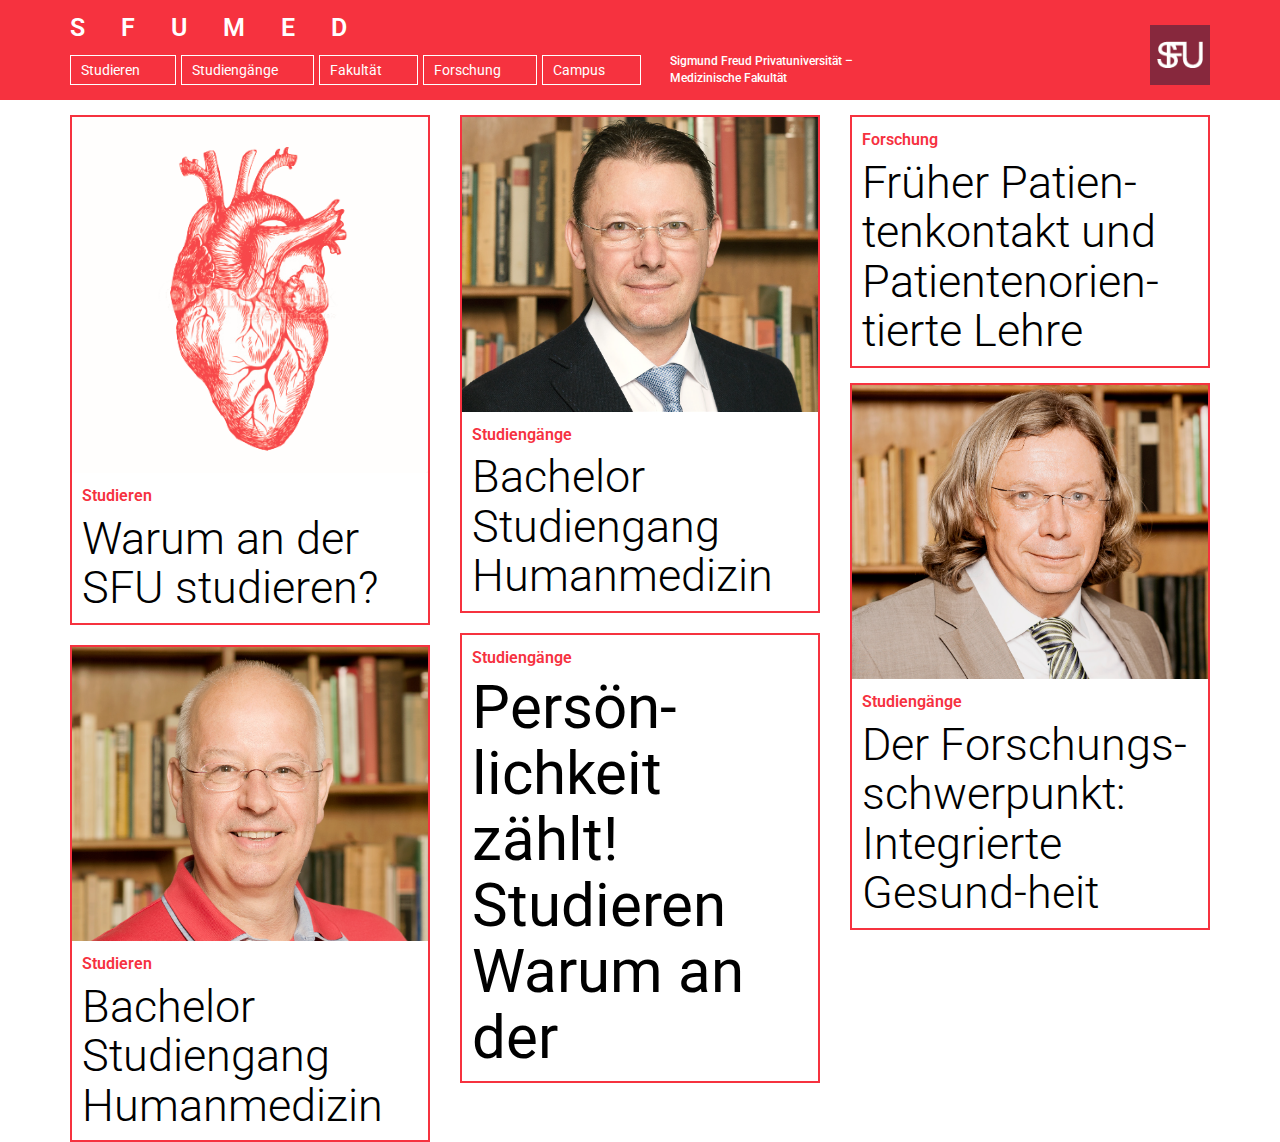
<file: index.html>
<!doctype html>
<html class="no-js" lang="en">
  <head>
    <meta charset="utf-8" />
    <meta name="viewport" content="width=device-width, initial-scale=1.0" />
    <title>Many Production | Welcome</title>
    <link rel="stylesheet" href="css/foundation.css" />
    <link rel="stylesheet" href="css/custom.css" />
    <link href='https://fonts.googleapis.com/css?family=Roboto:400,500,700,300&subset=latin,latin-ext' rel='stylesheet' type='text/css'>
    <script src="js/vendor/modernizr.js"></script>
  </head>
  <body>

  <div class="contain-to-grid fixed">
  <nav class="top-bar" data-topbar role="navigation">
    <ul class="title-area">
      <li class="name">
        <h1><a href="index.html">S F U M E D</a></h1>
      </li>
      <!-- Remove the class "menu-icon" to get rid of menu icon. Take out "Menu" to just have icon alone -->
      <li class="toggle-topbar menu-icon"><a href="#"><span>Menu</span></a></li>
    </ul>

    <section class="top-bar-section">

      <ul class="left">
        <li><a href="studieren.html">Studieren</a></li>
        <li><a href="#">Studiengänge</a></li>
        <li><a href="#">Fakultät</a></li>
        <li><a href="#">Forschung</a></li>
        <li class="margin"><a href="#">Campus</a></li>

        <p class="hide-for-medium hide-for-small">
          Sigmund Freud Privatuniversität –
          <br></br>
          Medizinische Fakultät
        </p>

        <img class="hide-for-small" src="img/topbar/2.png">
      </ul>

    </section>
  </nav>
  </div>

  <div class="article">
    <div class="row">

      <div class="large-4 medium-4 small-12 columns space-top-standart">
        <div class="article-border">
          <a href="article.html">
          <img class="article-img" src="img/article/1.png">
          <p class="article-heading">Studieren</p>
          <p class="article-text">Warum an der SFU studieren?</p>
          </a>
        </div>

        <div class="article-border unique-margin">
          <a href="#">
            <img class="article-img" src="img/article/3.png">
            <p class="article-heading">Studieren</p>
            <p class="article-text">Bachelor Studiengang Humanmedizin</p>
          </a>
        </div>

      </div>

      <div class="large-4 medium-4 small-12 columns space-top-standart">
        <div class="article-border">
          <a href="#">
          <img class="article-img" src="img/article/2.png">
          <p class="article-heading">Studiengänge</p>
          <p class="article-text">Bachelor Studiengang Humanmedizin</p>
          </a>
        </div>

        <div class="article-border unique-margin">
          <a href="#">
            <p class="article-heading">Studiengänge</p>
            <p class="article-text unique-text bold">Persön-lichkeit zählt! Studieren Warum an der</p>
          </a>
        </div>
      </div>

      <div class="large-4 medium-4 small-12 columns space-top-standart">
        <div class="article-border">
          <a href="#">
          <p class="article-heading">Forschung</p>
          <p class="article-text">Früher Patien-tenkontakt und Patientenorien-tierte Lehre</p>
          </a>
        </div>
      </div>

      <div class="large-4 medium-4 small-12 columns space-top-standart">
        <div class="article-border">
          <a href="#">
            <img class="article-img" src="img/article/4.png">
            <p class="article-heading">Studiengänge</p>
            <p class="article-text">Der Forschungs-schwerpunkt: Integrierte Gesund-heit</p>
          </a>
        </div>
      </div>

      </div>

    </div>





    <script src="js/vendor/jquery.js"></script>
    <script src="js/foundation.min.js"></script>
    <script>
      $(document).foundation();
    </script>
  </body>
</html>
</file>
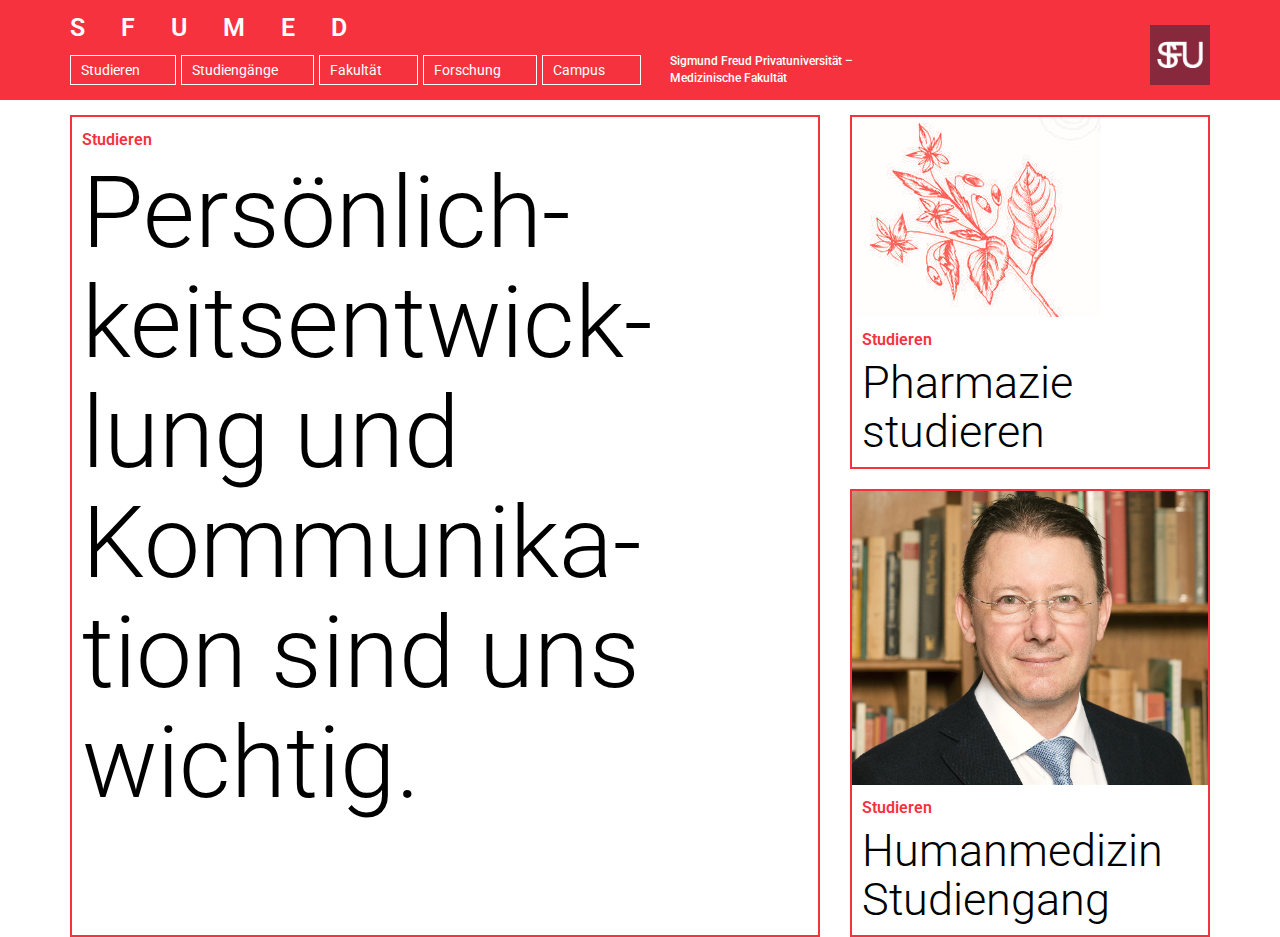
<file: studieren.html>
<!doctype html>
<html class="no-js" lang="en">
  <head>
    <meta charset="utf-8" />
    <meta name="viewport" content="width=device-width, initial-scale=1.0" />
    <title>Many Production | Welcome</title>
    <link rel="stylesheet" href="css/foundation.css" />
    <link rel="stylesheet" href="css/custom.css" />
    <link href='https://fonts.googleapis.com/css?family=Roboto:400,500,700,300&subset=latin,latin-ext' rel='stylesheet' type='text/css'>
    <script src="js/vendor/modernizr.js"></script>
  </head>
  <body>

  <div class="contain-to-grid fixed">
  <nav class="top-bar" data-topbar role="navigation">
    <ul class="title-area">
      <li class="name">
        <h1><a href="index.html">S F U M E D</a></h1>
      </li>
      <!-- Remove the class "menu-icon" to get rid of menu icon. Take out "Menu" to just have icon alone -->
      <li class="toggle-topbar menu-icon"><a href="#"><span>Menu</span></a></li>
    </ul>

    <section class="top-bar-section">

      <ul class="left">
        <li><a href="studieren.html">Studieren</a></li>
        <li><a href="#">Studiengänge</a></li>
        <li><a href="#">Fakultät</a></li>
        <li><a href="#">Forschung</a></li>
        <li class="margin"><a href="#">Campus</a></li>

        <p class="hide-for-medium hide-for-small">
          Sigmund Freud Privatuniversität –
          <br></br>
          Medizinische Fakultät
        </p>

        <img class="hide-for-small" src="img/topbar/2.png">
      </ul>

    </section>
  </nav>
  </div>

  <div class="article">
    <div class="row">

      <div class="large-8 medium-8 small-12 columns space-top-standart">
        <div class="article-border">
          <a href="#">
          <p class="article-heading">Studieren</p>
          <p class="article-text unique-text-v2">Persönlich- keitsentwick- lung und Kommunika- tion sind uns wichtig.</p>
          </a>
        </div>
      </div>

        <div class="large-4 medium-4 small-12 columns space-top-standart">
          <div class="article-border">
            <a href="#">
              <img  src="img/article/5.png">
              <p class="article-heading">Studieren</p>
              <p class="article-text">Pharmazie studieren</p>
            </a>
          </div>

          <div class="article-border unique-margin">
            <a href="#">
              <img class="article-img" src="img/article/2.png">
              <p class="article-heading">Studieren</p>
              <p class="article-text">Humanmedizin Studiengang</p>
            </a>
          </div>

        </div>

    </div>
  </div>




    <script src="js/vendor/jquery.js"></script>
    <script src="js/foundation.min.js"></script>
    <script>
      $(document).foundation();
    </script>
  </body>
</html>
</file>
<file: css/custom.css>
.top-bar img {
    position:absolute;
    width:60px;
    height:60px;
    top:25px;
    right:0;
    margin-right:15px;

}

.top-bar-section li {
    color:white;
    font-size:14px;
    border: 1px solid white;
    margin-right:5px;
}

.top-bar-section p {
    font-size:12px;
    line-height:0.7;
    color:white;
    margin-bottom:0px;
    width:85%;
    margin-top:2px;
    padding-left:600px;
    font-weight:500;
}

.top-bar-section img {
    float:right;
}

.top-bar-section li .margin-right {
    margin-right:10px;
}

.space-top-standart {
    padding-top:15px;
}


.space-top-high {
    padding-top:20px;
}

.space-top-news {
    padding-top:90px;
}

.article {
    word-wrap: break-word;
}

.article-border {
    transition:all .2s ease;
    border:solid 2px;
    border-color:#F6323F;
    overflow:hidden;
}


.article-heading {
    color:#F6323F;
    font-weight:600;
    font-size:16px;
    padding:0px 10px 0px 10px;
    margin-top:10px;
    margin-bottom:5px;
}

.article-text {
    margin-bottom:0px;
    padding:0px 10px 10px 10px;
    color:black;
    font-size:45px;
    line-height:1.1;
    font-weight:300;
}

.unique-text {
    font-size:60px;
}

.unique-text-v2 {
    height:777px;
    padding-bottom:116px;
    font-size:100px;
}

.unique-margin {
    margin-top:20px;
}

.bold {
    font-weight:400;
}

.border-right {
    border-right:2px solid #F6323F;
}

.news-category {
    color:#F6323F;
    font-weight:600;
    font-size:16px;
    margin-bottom:0px;
}

.news-category-heading {
    color:black;
    font-size:70px;
    line-height:1.1;
    font-weight:300;
}

.article-border:hover img {
    opacity:0.8;
    transition:all .5s ease;
}

.article-border img{
    text-align:center;
}



.news-heading {
    color:#F6323F;
    font-weight:300;
    font-size:30px;
    margin-bottom:0px;
    line-height:1.2;
}

.news-image {
    padding-bottom:30px;
}
</file>
